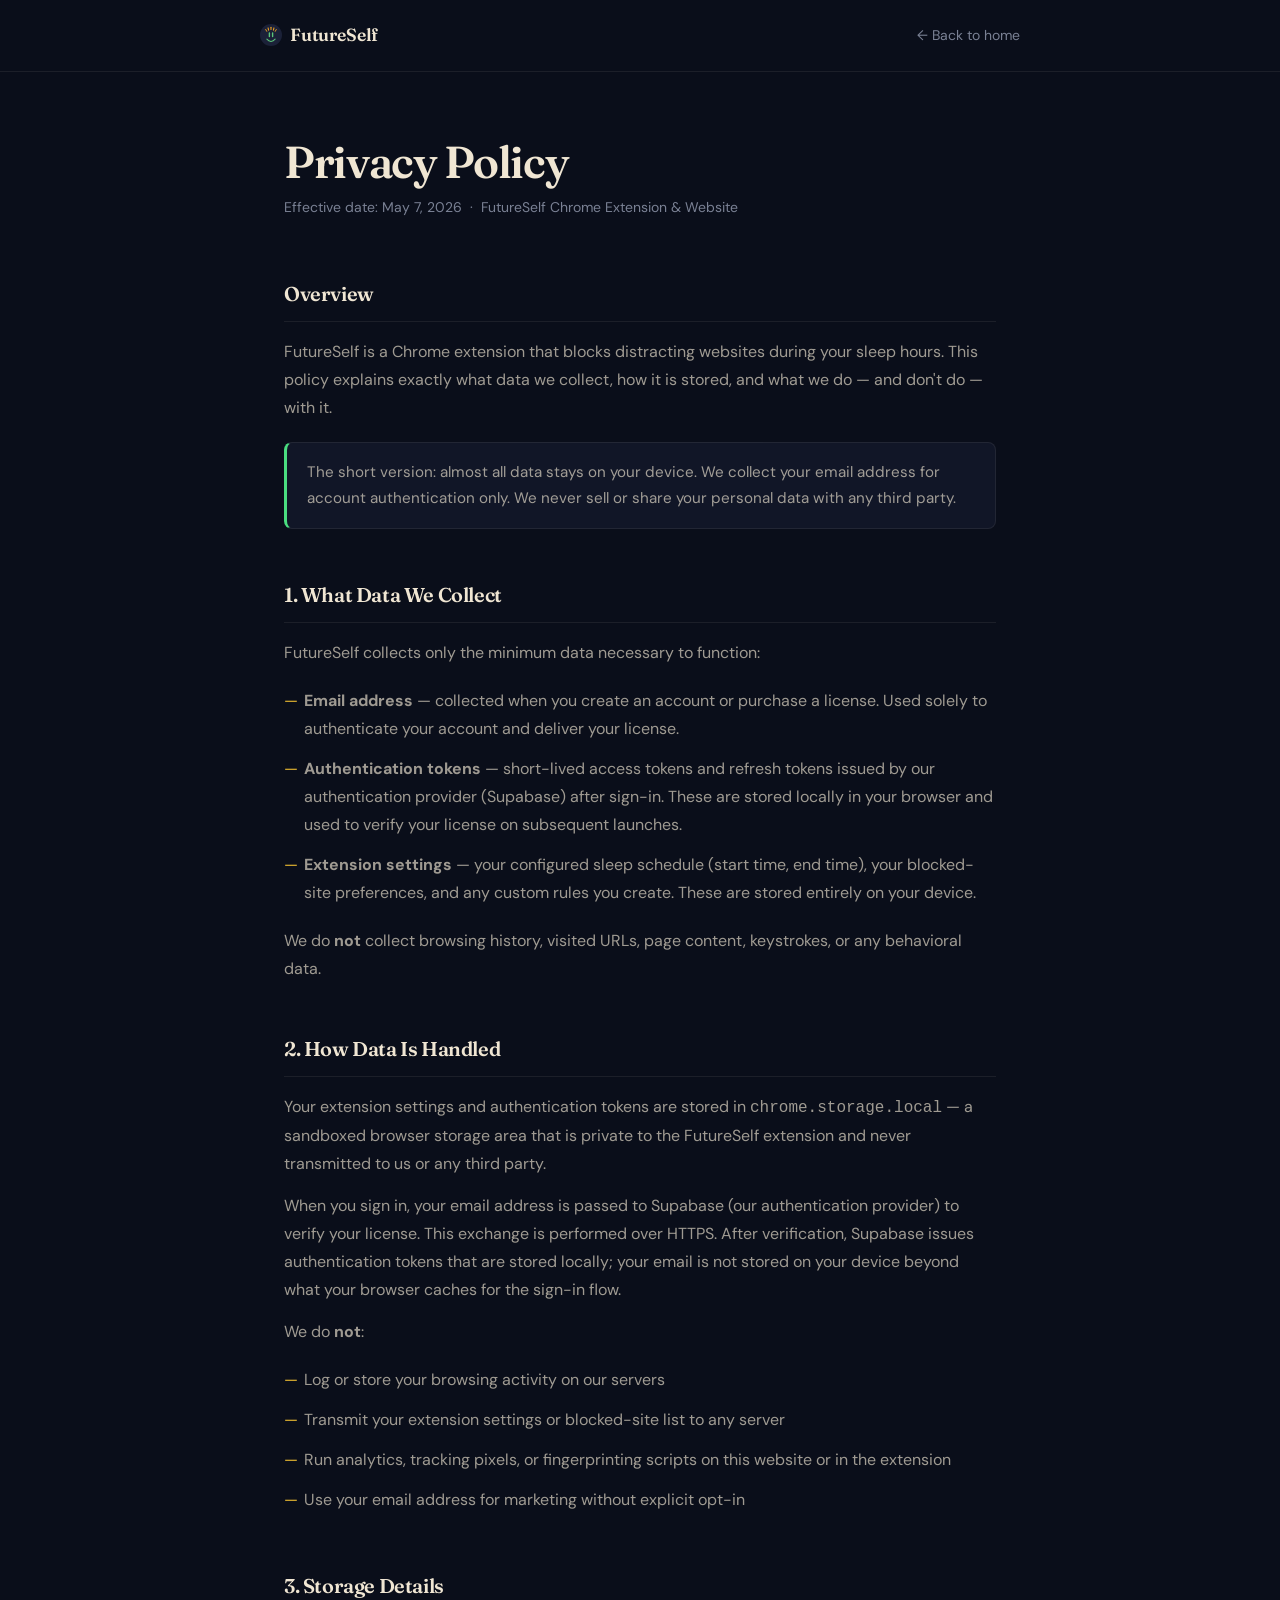
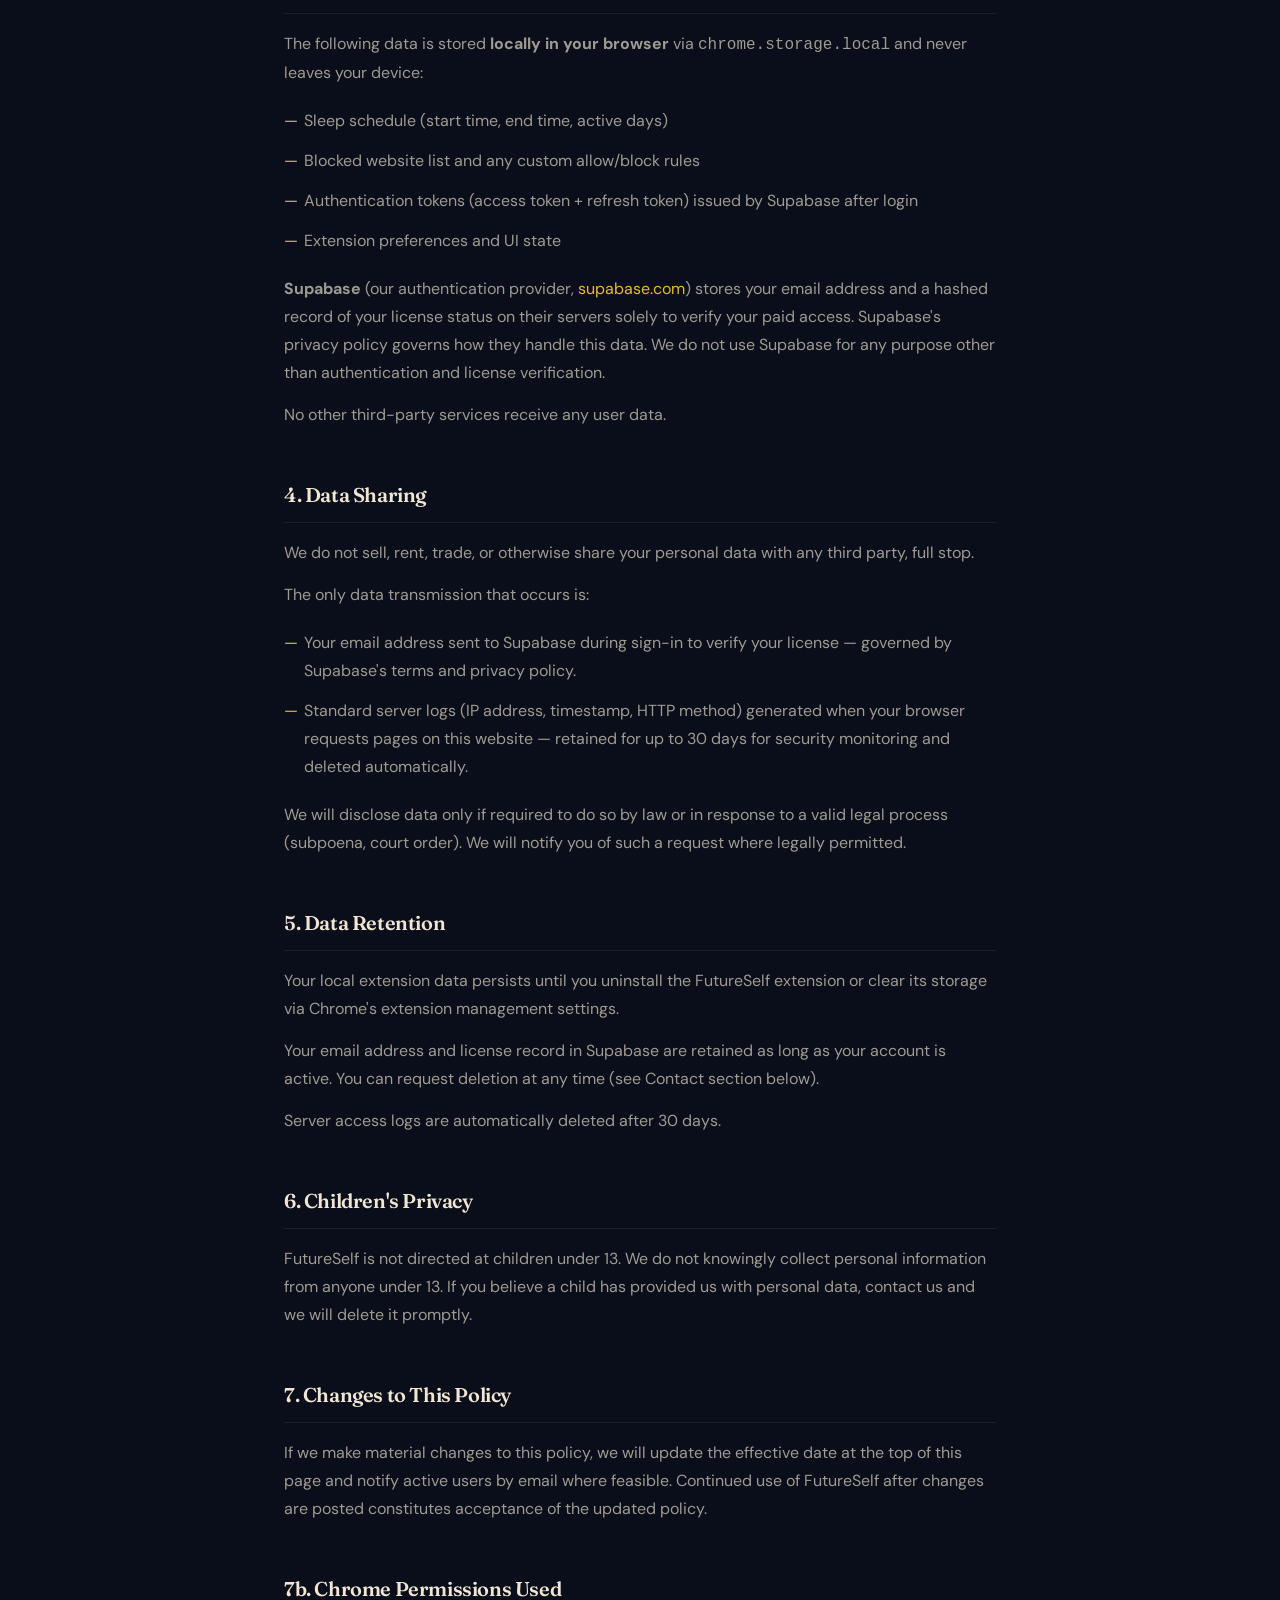
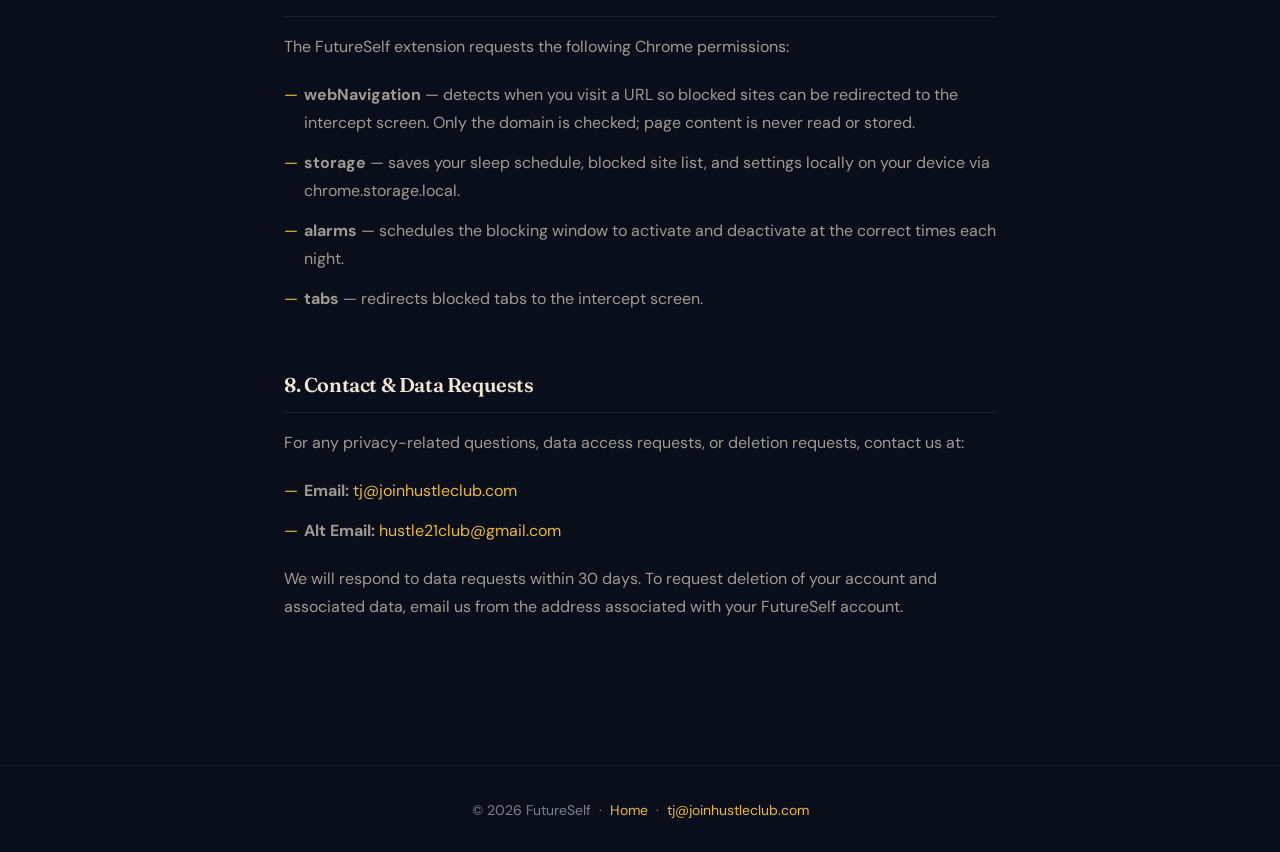
<file: privacy-policy/index.html>
<!DOCTYPE html>
<html lang="en">
<head>
  <meta charset="UTF-8">
  <meta name="viewport" content="width=device-width, initial-scale=1.0">
  <title>Privacy Policy — FutureSelf</title>

  <!-- Favicon -->
  <link rel="icon" href="data:image/svg+xml,<svg xmlns='http://www.w3.org/2000/svg' viewBox='0 0 96 96' fill='none'><circle cx='48' cy='48' r='48' fill='%231B2138'/><line x1='48' y1='14' x2='48' y2='24' stroke='%23F5A623' stroke-width='4.5' stroke-linecap='round'/><line x1='35' y1='17' x2='37.5' y2='27' stroke='%23F5A623' stroke-width='4.5' stroke-linecap='round'/><line x1='61' y1='17' x2='58.5' y2='27' stroke='%23F5A623' stroke-width='4.5' stroke-linecap='round'/><line x1='25' y1='24' x2='29.5' y2='32' stroke='%23F5A623' stroke-width='4' stroke-linecap='round'/><line x1='71' y1='24' x2='66.5' y2='32' stroke='%23F5A623' stroke-width='4' stroke-linecap='round'/><rect x='38' y='36' width='6' height='22' rx='3' fill='%235BC67A'/><rect x='52' y='36' width='6' height='22' rx='3' fill='%235BC67A'/><path d='M30 66C30 66 38 76 48 76C58 76 66 66 66 66' stroke='%235BC67A' stroke-width='4.5' stroke-linecap='round'/></svg>" type="image/svg+xml">

  <!-- Fonts -->
  <link rel="preconnect" href="https://fonts.googleapis.com">
  <link rel="preconnect" href="https://fonts.gstatic.com" crossorigin>
  <link href="https://fonts.googleapis.com/css2?family=Fraunces:ital,opsz,wght@0,9..144,300;0,9..144,400;0,9..144,500;0,9..144,600;0,9..144,700;1,9..144,400;1,9..144,500&family=DM+Sans:ital,wght@0,300;0,400;0,500;0,600;0,700;1,400&display=swap" rel="stylesheet">

  <style>
    *, *::before, *::after { margin: 0; padding: 0; box-sizing: border-box; }

    :root {
      --bg-deep: #0a0e1a;
      --bg-card: #111627;
      --gold: #e8b931;
      --green: #4ade80;
      --cream: #f0e6d3;
      --cream-dim: rgba(240, 230, 211, 0.65);
      --muted: #7a8194;
      --border: rgba(240, 230, 211, 0.08);
      --font-display: 'Fraunces', serif;
      --font-body: 'DM Sans', sans-serif;
    }

    body {
      font-family: var(--font-body);
      background: var(--bg-deep);
      color: var(--cream);
      min-height: 100vh;
      line-height: 1.75;
    }

    /* ── Nav ── */
    .nav {
      padding: 20px 24px;
      border-bottom: 1px solid var(--border);
    }

    .nav-inner {
      max-width: 760px;
      margin: 0 auto;
      display: flex;
      align-items: center;
      justify-content: space-between;
    }

    .nav-logo {
      display: flex;
      align-items: center;
      gap: 8px;
      text-decoration: none;
      color: var(--cream);
      font-family: var(--font-display);
      font-size: 1.1rem;
      font-weight: 600;
      letter-spacing: -0.01em;
    }

    .nav-back {
      font-size: 0.875rem;
      color: var(--muted);
      text-decoration: none;
      transition: color 0.2s;
    }

    .nav-back:hover { color: var(--cream); }

    /* ── Content ── */
    .content {
      max-width: 760px;
      margin: 0 auto;
      padding: 64px 24px 96px;
    }

    .page-title {
      font-family: var(--font-display);
      font-size: clamp(2rem, 5vw, 2.8rem);
      font-weight: 600;
      letter-spacing: -0.03em;
      margin-bottom: 8px;
      line-height: 1.15;
    }

    .page-meta {
      font-size: 0.875rem;
      color: var(--muted);
      margin-bottom: 56px;
    }

    /* ── Sections ── */
    .policy-section {
      margin-bottom: 48px;
    }

    .policy-section h2 {
      font-family: var(--font-display);
      font-size: 1.25rem;
      font-weight: 600;
      letter-spacing: -0.02em;
      color: var(--cream);
      margin-bottom: 16px;
      padding-bottom: 10px;
      border-bottom: 1px solid var(--border);
    }

    .policy-section p {
      color: var(--cream-dim);
      margin-bottom: 14px;
      font-size: 1rem;
    }

    .policy-section p:last-child { margin-bottom: 0; }

    .policy-section ul {
      list-style: none;
      margin: 14px 0;
      padding: 0;
    }

    .policy-section ul li {
      color: var(--cream-dim);
      padding: 6px 0 6px 20px;
      position: relative;
      font-size: 1rem;
    }

    .policy-section ul li::before {
      content: "—";
      position: absolute;
      left: 0;
      color: var(--gold);
    }

    .highlight-box {
      background: var(--bg-card);
      border: 1px solid var(--border);
      border-left: 3px solid var(--green);
      border-radius: 8px;
      padding: 16px 20px;
      margin: 20px 0;
    }

    .highlight-box p {
      margin: 0 !important;
      font-size: 0.95rem;
    }

    a {
      color: var(--gold);
      text-decoration: none;
    }

    a:hover { text-decoration: underline; }

    /* ── Footer ── */
    .footer {
      border-top: 1px solid var(--border);
      padding: 32px 24px;
      text-align: center;
    }

    .footer p {
      font-size: 0.875rem;
      color: var(--muted);
    }

    .footer a {
      color: var(--gold);
    }

    @media (max-width: 480px) {
      .content { padding: 40px 20px 72px; }
    }
  </style>
</head>
<body>

  <nav class="nav">
    <div class="nav-inner">
      <a href="/" class="nav-logo">
        <svg width="22" height="22" viewBox="0 0 96 96" fill="none" xmlns="http://www.w3.org/2000/svg">
          <circle cx="48" cy="48" r="48" fill="#1B2138"/>
          <line x1="48" y1="14" x2="48" y2="24" stroke="#F5A623" stroke-width="4.5" stroke-linecap="round"/>
          <line x1="35" y1="17" x2="37.5" y2="27" stroke="#F5A623" stroke-width="4.5" stroke-linecap="round"/>
          <line x1="61" y1="17" x2="58.5" y2="27" stroke="#F5A623" stroke-width="4.5" stroke-linecap="round"/>
          <line x1="25" y1="24" x2="29.5" y2="32" stroke="#F5A623" stroke-width="4" stroke-linecap="round"/>
          <line x1="71" y1="24" x2="66.5" y2="32" stroke="#F5A623" stroke-width="4" stroke-linecap="round"/>
          <rect x="38" y="36" width="6" height="22" rx="3" fill="#5BC67A"/>
          <rect x="52" y="36" width="6" height="22" rx="3" fill="#5BC67A"/>
          <path d="M30 66C30 66 38 76 48 76C58 76 66 66 66 66" stroke="#5BC67A" stroke-width="4.5" stroke-linecap="round"/>
        </svg>
        FutureSelf
      </a>
      <a href="/" class="nav-back">← Back to home</a>
    </div>
  </nav>

  <main class="content">
    <h1 class="page-title">Privacy Policy</h1>
    <p class="page-meta">Effective date: May 7, 2026 &nbsp;·&nbsp; FutureSelf Chrome Extension &amp; Website</p>

    <div class="policy-section">
      <h2>Overview</h2>
      <p>FutureSelf is a Chrome extension that blocks distracting websites during your sleep hours. This policy explains exactly what data we collect, how it is stored, and what we do — and don't do — with it.</p>
      <div class="highlight-box">
        <p>The short version: almost all data stays on your device. We collect your email address for account authentication only. We never sell or share your personal data with any third party.</p>
      </div>
    </div>

    <div class="policy-section">
      <h2>1. What Data We Collect</h2>
      <p>FutureSelf collects only the minimum data necessary to function:</p>
      <ul>
        <li><strong>Email address</strong> — collected when you create an account or purchase a license. Used solely to authenticate your account and deliver your license.</li>
        <li><strong>Authentication tokens</strong> — short-lived access tokens and refresh tokens issued by our authentication provider (Supabase) after sign-in. These are stored locally in your browser and used to verify your license on subsequent launches.</li>
        <li><strong>Extension settings</strong> — your configured sleep schedule (start time, end time), your blocked-site preferences, and any custom rules you create. These are stored entirely on your device.</li>
      </ul>
      <p>We do <strong>not</strong> collect browsing history, visited URLs, page content, keystrokes, or any behavioral data.</p>
    </div>

    <div class="policy-section">
      <h2>2. How Data Is Handled</h2>
      <p>Your extension settings and authentication tokens are stored in <code>chrome.storage.local</code> — a sandboxed browser storage area that is private to the FutureSelf extension and never transmitted to us or any third party.</p>
      <p>When you sign in, your email address is passed to Supabase (our authentication provider) to verify your license. This exchange is performed over HTTPS. After verification, Supabase issues authentication tokens that are stored locally; your email is not stored on your device beyond what your browser caches for the sign-in flow.</p>
      <p>We do <strong>not</strong>:</p>
      <ul>
        <li>Log or store your browsing activity on our servers</li>
        <li>Transmit your extension settings or blocked-site list to any server</li>
        <li>Run analytics, tracking pixels, or fingerprinting scripts on this website or in the extension</li>
        <li>Use your email address for marketing without explicit opt-in</li>
      </ul>
    </div>

    <div class="policy-section">
      <h2>3. Storage Details</h2>
      <p>The following data is stored <strong>locally in your browser</strong> via <code>chrome.storage.local</code> and never leaves your device:</p>
      <ul>
        <li>Sleep schedule (start time, end time, active days)</li>
        <li>Blocked website list and any custom allow/block rules</li>
        <li>Authentication tokens (access token + refresh token) issued by Supabase after login</li>
        <li>Extension preferences and UI state</li>
      </ul>
      <p><strong>Supabase</strong> (our authentication provider, <a href="https://supabase.com" target="_blank" rel="noopener noreferrer">supabase.com</a>) stores your email address and a hashed record of your license status on their servers solely to verify your paid access. Supabase's privacy policy governs how they handle this data. We do not use Supabase for any purpose other than authentication and license verification.</p>
      <p>No other third-party services receive any user data.</p>
    </div>

    <div class="policy-section">
      <h2>4. Data Sharing</h2>
      <p>We do not sell, rent, trade, or otherwise share your personal data with any third party, full stop.</p>
      <p>The only data transmission that occurs is:</p>
      <ul>
        <li>Your email address sent to Supabase during sign-in to verify your license — governed by Supabase's terms and privacy policy.</li>
        <li>Standard server logs (IP address, timestamp, HTTP method) generated when your browser requests pages on this website — retained for up to 30 days for security monitoring and deleted automatically.</li>
      </ul>
      <p>We will disclose data only if required to do so by law or in response to a valid legal process (subpoena, court order). We will notify you of such a request where legally permitted.</p>
    </div>

    <div class="policy-section">
      <h2>5. Data Retention</h2>
      <p>Your local extension data persists until you uninstall the FutureSelf extension or clear its storage via Chrome's extension management settings.</p>
      <p>Your email address and license record in Supabase are retained as long as your account is active. You can request deletion at any time (see Contact section below).</p>
      <p>Server access logs are automatically deleted after 30 days.</p>
    </div>

    <div class="policy-section">
      <h2>6. Children's Privacy</h2>
      <p>FutureSelf is not directed at children under 13. We do not knowingly collect personal information from anyone under 13. If you believe a child has provided us with personal data, contact us and we will delete it promptly.</p>
    </div>

    <div class="policy-section">
      <h2>7. Changes to This Policy</h2>
      <p>If we make material changes to this policy, we will update the effective date at the top of this page and notify active users by email where feasible. Continued use of FutureSelf after changes are posted constitutes acceptance of the updated policy.</p>
    </div>

    <div class="policy-section">
      <h2>7b. Chrome Permissions Used</h2>
      <p>The FutureSelf extension requests the following Chrome permissions:</p>
      <ul>
        <li><strong>webNavigation</strong> — detects when you visit a URL so blocked sites can be redirected to the intercept screen. Only the domain is checked; page content is never read or stored.</li>
        <li><strong>storage</strong> — saves your sleep schedule, blocked site list, and settings locally on your device via chrome.storage.local.</li>
        <li><strong>alarms</strong> — schedules the blocking window to activate and deactivate at the correct times each night.</li>
        <li><strong>tabs</strong> — redirects blocked tabs to the intercept screen.</li>
      </ul>
    </div>

    <div class="policy-section">
      <h2>8. Contact &amp; Data Requests</h2>
      <p>For any privacy-related questions, data access requests, or deletion requests, contact us at:</p>
      <ul>
        <li><strong>Email:</strong> <a href="mailto:tj@joinhustleclub.com">tj@joinhustleclub.com</a></li>
        <li><strong>Alt Email:</strong> <a href="mailto:hustle21club@gmail.com">hustle21club@gmail.com</a></li>
      </ul>
      <p>We will respond to data requests within 30 days. To request deletion of your account and associated data, email us from the address associated with your FutureSelf account.</p>
    </div>
  </main>

  <footer class="footer">
    <p>&copy; 2026 FutureSelf &nbsp;·&nbsp; <a href="/">Home</a> &nbsp;·&nbsp; <a href="mailto:tj@joinhustleclub.com">tj@joinhustleclub.com</a></p>
  </footer>

</body>
</html>
</file>
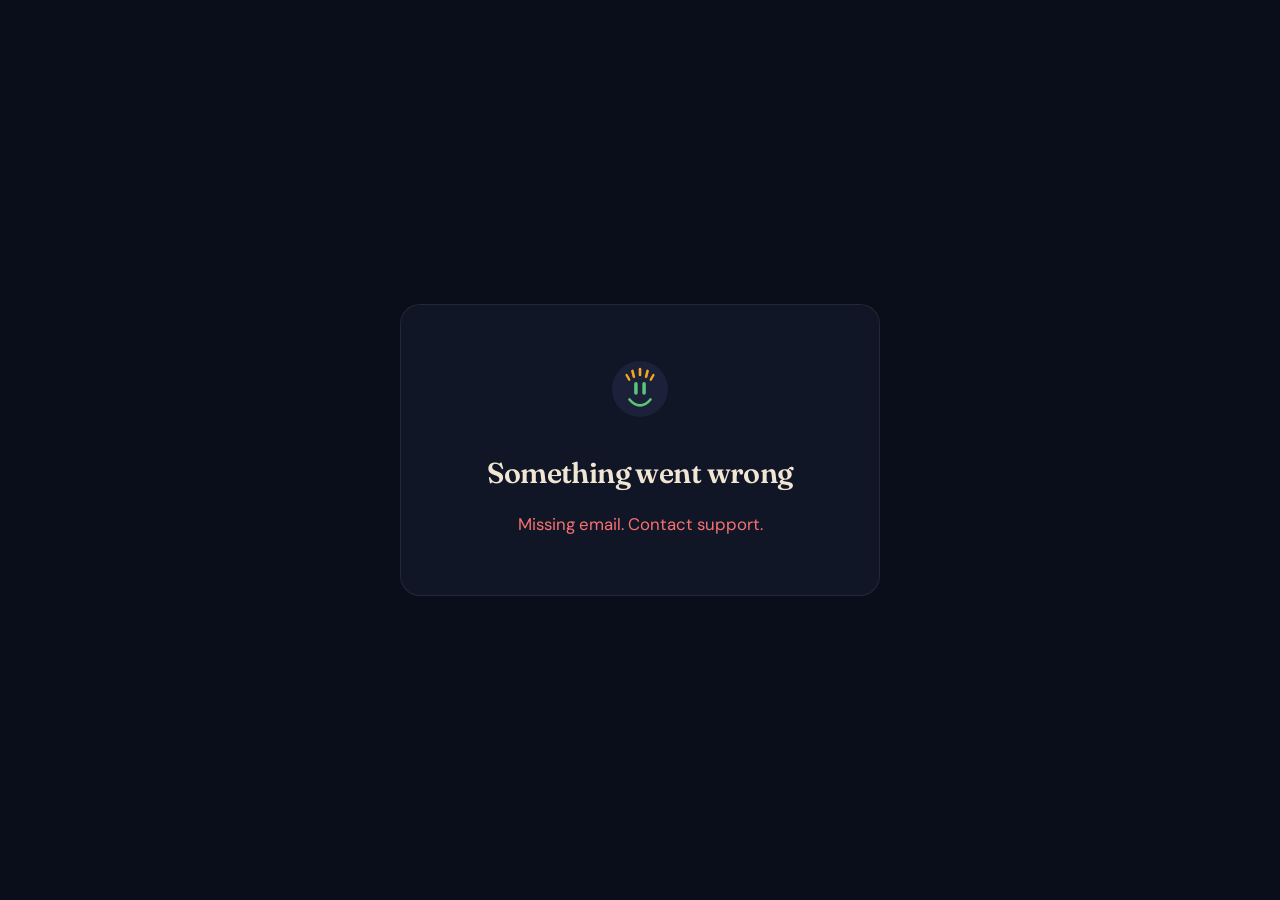
<file: success/index.html>
<!DOCTYPE html>
<html lang="en">
<head>
  <meta charset="UTF-8">
  <meta name="viewport" content="width=device-width, initial-scale=1.0">
  <title>FutureSelf - Payment Confirmed</title>

  <!-- Favicon -->
  <link rel="icon" href="data:image/svg+xml,<svg xmlns='http://www.w3.org/2000/svg' viewBox='0 0 96 96' fill='none'><circle cx='48' cy='48' r='48' fill='%231B2138'/><line x1='48' y1='14' x2='48' y2='24' stroke='%23F5A623' stroke-width='4.5' stroke-linecap='round'/><line x1='35' y1='17' x2='37.5' y2='27' stroke='%23F5A623' stroke-width='4.5' stroke-linecap='round'/><line x1='61' y1='17' x2='58.5' y2='27' stroke='%23F5A623' stroke-width='4.5' stroke-linecap='round'/><line x1='25' y1='24' x2='29.5' y2='32' stroke='%23F5A623' stroke-width='4' stroke-linecap='round'/><line x1='71' y1='24' x2='66.5' y2='32' stroke='%23F5A623' stroke-width='4' stroke-linecap='round'/><rect x='38' y='36' width='6' height='22' rx='3' fill='%235BC67A'/><rect x='52' y='36' width='6' height='22' rx='3' fill='%235BC67A'/><path d='M30 66C30 66 38 76 48 76C58 76 66 66 66 66' stroke='%235BC67A' stroke-width='4.5' stroke-linecap='round'/></svg>" type="image/svg+xml">

  <!-- Fonts -->
  <link rel="preconnect" href="https://fonts.googleapis.com">
  <link rel="preconnect" href="https://fonts.gstatic.com" crossorigin>
  <link href="https://fonts.googleapis.com/css2?family=Fraunces:ital,opsz,wght@0,9..144,300;0,9..144,400;0,9..144,500;0,9..144,600;0,9..144,700;1,9..144,400;1,9..144,500&family=DM+Sans:ital,wght@0,300;0,400;0,500;0,600;0,700;1,400&display=swap" rel="stylesheet">

  <style>
    *, *::before, *::after { margin: 0; padding: 0; box-sizing: border-box; }

    :root {
      --bg-deep: #0a0e1a;
      --bg-card: #111627;
      --gold: #e8b931;
      --green: #4ade80;
      --cream: #f0e6d3;
      --cream-dim: rgba(240, 230, 211, 0.6);
      --muted: #7a8194;
      --border: rgba(240, 230, 211, 0.08);
      --font-display: 'Fraunces', serif;
      --font-body: 'DM Sans', sans-serif;
    }

    body {
      font-family: var(--font-body);
      background: var(--bg-deep);
      color: var(--cream);
      min-height: 100vh;
      display: flex;
      align-items: center;
      justify-content: center;
      padding: 24px;
      line-height: 1.7;
    }

    .callback-card {
      background: var(--bg-card);
      border: 1px solid var(--border);
      border-radius: 20px;
      padding: 56px 44px;
      text-align: center;
      max-width: 480px;
      width: 100%;
    }

    .callback-moon {
      margin-bottom: 24px;
    }

    .callback-title {
      font-family: var(--font-display);
      font-size: 1.8rem;
      font-weight: 600;
      margin-bottom: 12px;
      letter-spacing: -0.02em;
    }

    .callback-message {
      font-size: 1.05rem;
      color: var(--cream-dim);
      line-height: 1.7;
    }

    .callback-message.error {
      color: #f87171;
    }

    .callback-message.loading {
      color: var(--muted);
    }

    .callback-check {
      color: var(--green);
      font-size: 3rem;
      margin-bottom: 16px;
      display: block;
    }

    @media (max-width: 480px) {
      .callback-card {
        padding: 40px 24px;
      }

      .callback-title {
        font-size: 1.4rem;
      }
    }
  </style>
</head>
<body>
  <div class="callback-card">
    <div class="callback-moon">
      <svg width="56" height="56" viewBox="0 0 96 96" fill="none" xmlns="http://www.w3.org/2000/svg">
        <circle cx="48" cy="48" r="48" fill="#1B2138"/>
        <line x1="48" y1="14" x2="48" y2="24" stroke="#F5A623" stroke-width="4.5" stroke-linecap="round"/>
        <line x1="35" y1="17" x2="37.5" y2="27" stroke="#F5A623" stroke-width="4.5" stroke-linecap="round"/>
        <line x1="61" y1="17" x2="58.5" y2="27" stroke="#F5A623" stroke-width="4.5" stroke-linecap="round"/>
        <line x1="25" y1="24" x2="29.5" y2="32" stroke="#F5A623" stroke-width="4" stroke-linecap="round"/>
        <line x1="71" y1="24" x2="66.5" y2="32" stroke="#F5A623" stroke-width="4" stroke-linecap="round"/>
        <rect x="38" y="36" width="6" height="22" rx="3" fill="#5BC67A"/>
        <rect x="52" y="36" width="6" height="22" rx="3" fill="#5BC67A"/>
        <path d="M30 66C30 66 38 76 48 76C58 76 66 66 66 66" stroke="#5BC67A" stroke-width="4.5" stroke-linecap="round"/>
      </svg>
    </div>
    <div id="content">
      <p class="callback-message loading">Processing your payment...</p>
    </div>
  </div>

  <script>
    (async function () {
      const contentEl = document.getElementById('content');

      function showLoading() {
        contentEl.innerHTML =
          '<p class="callback-message loading">Activating your account...</p>';
      }

      function showSuccess() {
        contentEl.innerHTML =
          '<span class="callback-check">&#10003;</span>' +
          '<h1 class="callback-title">You\'re in.</h1>' +
          '<p class="callback-message">Open your extension to get started.</p>';
      }

      function showError(msg) {
        contentEl.innerHTML =
          '<h1 class="callback-title">Something went wrong</h1>' +
          '<p class="callback-message error">' + msg + '</p>';
      }

      // Read all URL params
      const urlParams = new URLSearchParams(window.location.search);
      const status = urlParams.get('status');
      const paymentId = urlParams.get('payment_id');

      // Use the LAST email param (Dodo may append two)
      const allEmails = urlParams.getAll('email');
      const email = allEmails[allEmails.length - 1] || null;

      console.log('[FutureSelf] email:', email);
      console.log('[FutureSelf] payment_id:', paymentId);
      console.log('[FutureSelf] status:', status);

      if (!email) {
        showError('Missing email. Contact support.');
        return;
      }

      if (status !== 'succeeded') {
        showError('Payment not confirmed. Contact support if you were charged.');
        return;
      }

      showLoading();

      try {
        const response = await fetch('/api/confirm-payment', {
          method: 'POST',
          headers: { 'Content-Type': 'application/json' },
          body: JSON.stringify({ email, payment_id: paymentId })
        });

        console.log('[FutureSelf] confirm-payment response status:', response.status);

        const data = await response.json();
        console.log('[FutureSelf] confirm-payment response body:', data);

        if (!response.ok) {
          console.error('[FutureSelf] confirm-payment failed:', data);
          showError('Something went wrong. Email support. Your payment is safe.');
          return;
        }

        showSuccess();
      } catch (err) {
        console.error('[FutureSelf] fetch error:', err);
        showError('Something went wrong. Email support. Your payment is safe.');
      }
    })();
  </script>
</body>
</html>
</file>
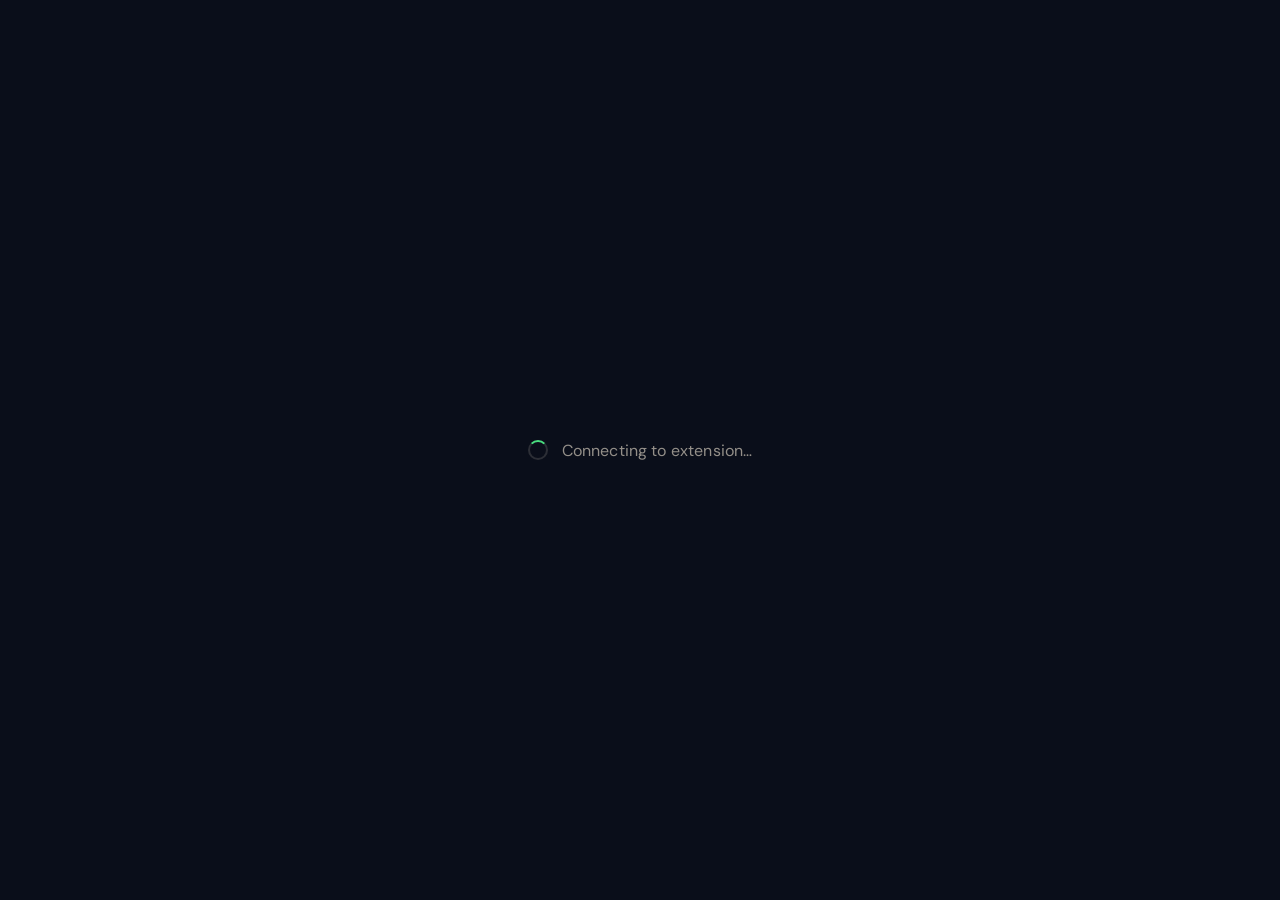
<file: auth/extension-callback/index.html>
<!DOCTYPE html>
<html lang="en">
<head>
  <meta charset="UTF-8">
  <meta name="viewport" content="width=device-width, initial-scale=1.0">
  <title>FutureSelf — Connecting</title>

  <link rel="icon" href="data:image/svg+xml,<svg xmlns='http://www.w3.org/2000/svg' viewBox='0 0 96 96' fill='none'><circle cx='48' cy='48' r='48' fill='%231B2138'/><line x1='48' y1='14' x2='48' y2='24' stroke='%23F5A623' stroke-width='4.5' stroke-linecap='round'/><line x1='35' y1='17' x2='37.5' y2='27' stroke='%23F5A623' stroke-width='4.5' stroke-linecap='round'/><line x1='61' y1='17' x2='58.5' y2='27' stroke='%23F5A623' stroke-width='4.5' stroke-linecap='round'/><line x1='25' y1='24' x2='29.5' y2='32' stroke='%23F5A623' stroke-width='4' stroke-linecap='round'/><line x1='71' y1='24' x2='66.5' y2='32' stroke='%23F5A623' stroke-width='4' stroke-linecap='round'/><rect x='38' y='36' width='6' height='22' rx='3' fill='%235BC67A'/><rect x='52' y='36' width='6' height='22' rx='3' fill='%235BC67A'/><path d='M30 66C30 66 38 76 48 76C58 76 66 66 66 66' stroke='%235BC67A' stroke-width='4.5' stroke-linecap='round'/></svg>" type="image/svg+xml">

  <link rel="preconnect" href="https://fonts.googleapis.com">
  <link rel="preconnect" href="https://fonts.gstatic.com" crossorigin>
  <link href="https://fonts.googleapis.com/css2?family=DM+Sans:wght@400;500&display=swap" rel="stylesheet">

  <style>
    *, *::before, *::after { margin: 0; padding: 0; box-sizing: border-box; }

    body {
      font-family: 'DM Sans', sans-serif;
      background: #0a0e1a;
      color: #f0e6d3;
      min-height: 100vh;
      display: flex;
      align-items: center;
      justify-content: center;
      gap: 14px;
    }

    .spinner {
      width: 20px;
      height: 20px;
      border: 2px solid rgba(240, 230, 211, 0.15);
      border-top-color: #4ade80;
      border-radius: 50%;
      animation: spin 0.8s linear infinite;
      flex-shrink: 0;
    }

    @keyframes spin {
      to { transform: rotate(360deg); }
    }

    p {
      font-size: 1rem;
      color: rgba(240, 230, 211, 0.6);
      letter-spacing: 0.01em;
    }
  </style>
</head>
<body>
  <div class="spinner"></div>
  <p>Connecting to extension…</p>
</body>
</html>
</file>
